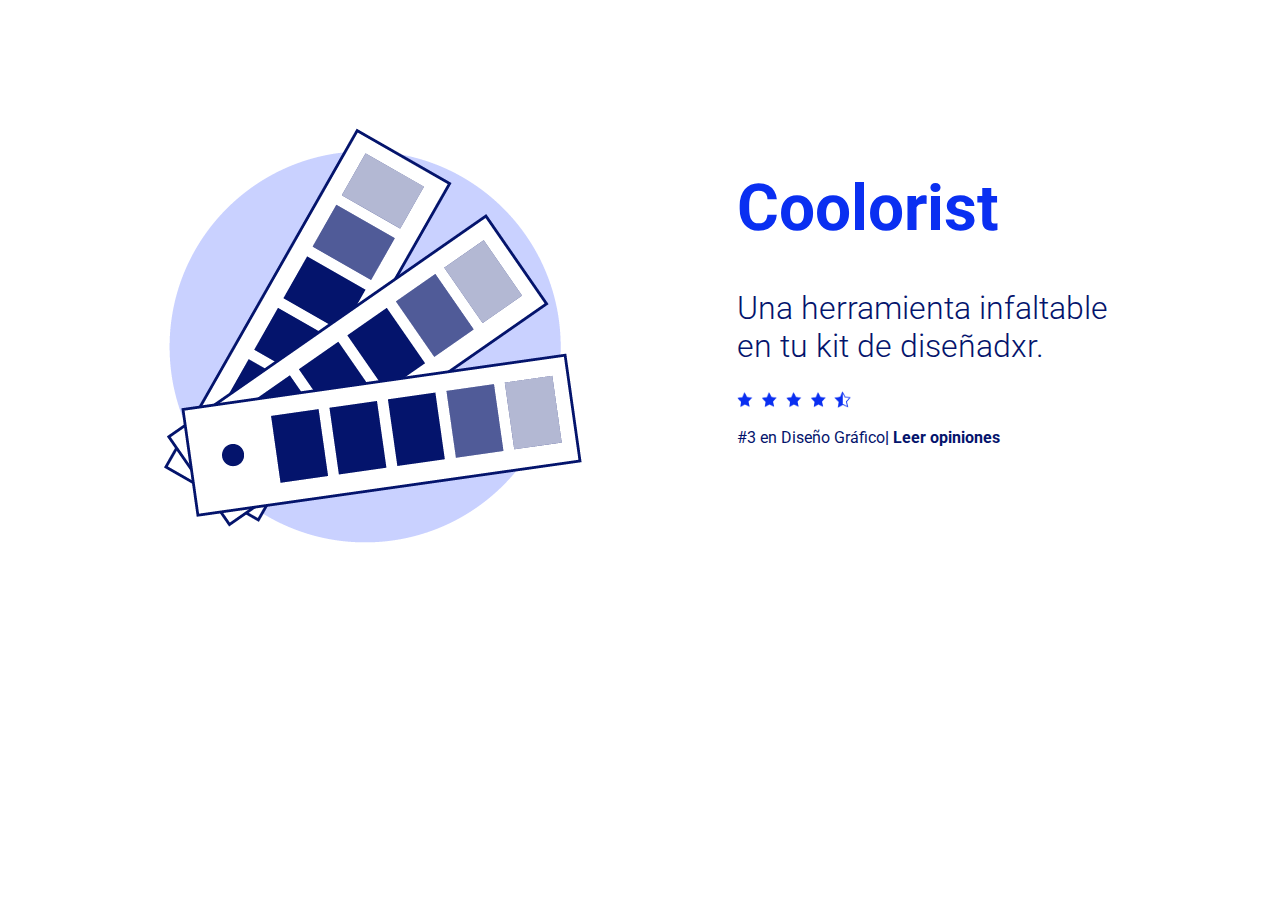
<file: Ejercicio2/index.html>
<!DOCTYPE html>
<html lang="en">

<head>
    <meta charset="UTF-8">
    <meta name="viewport" content="width=device-width, initial-scale=1.0">
    <link rel="stylesheet" href="styles/style.css">
    <title>Ejercicio 2</title>

</head>

<body>
    <main>
        <img src="styles/imagenes/D1E2-paleta.png" alt="foto paleta colores">
        <div>
            <h1>Coolorist</h1>
            <h2>Una herramienta infaltable en tu kit de diseñadxr.</h2>
            <img src="styles/imagenes/D1E2-puntuacion.png" alt="foto puntuacion">
            <section>
                <p id="uno">#3 en Diseño Gráfico</p>
                <p id="dos">| Leer opiniones</p>
            </section>
        </div>
    </main>
</body>

</html>
</file>
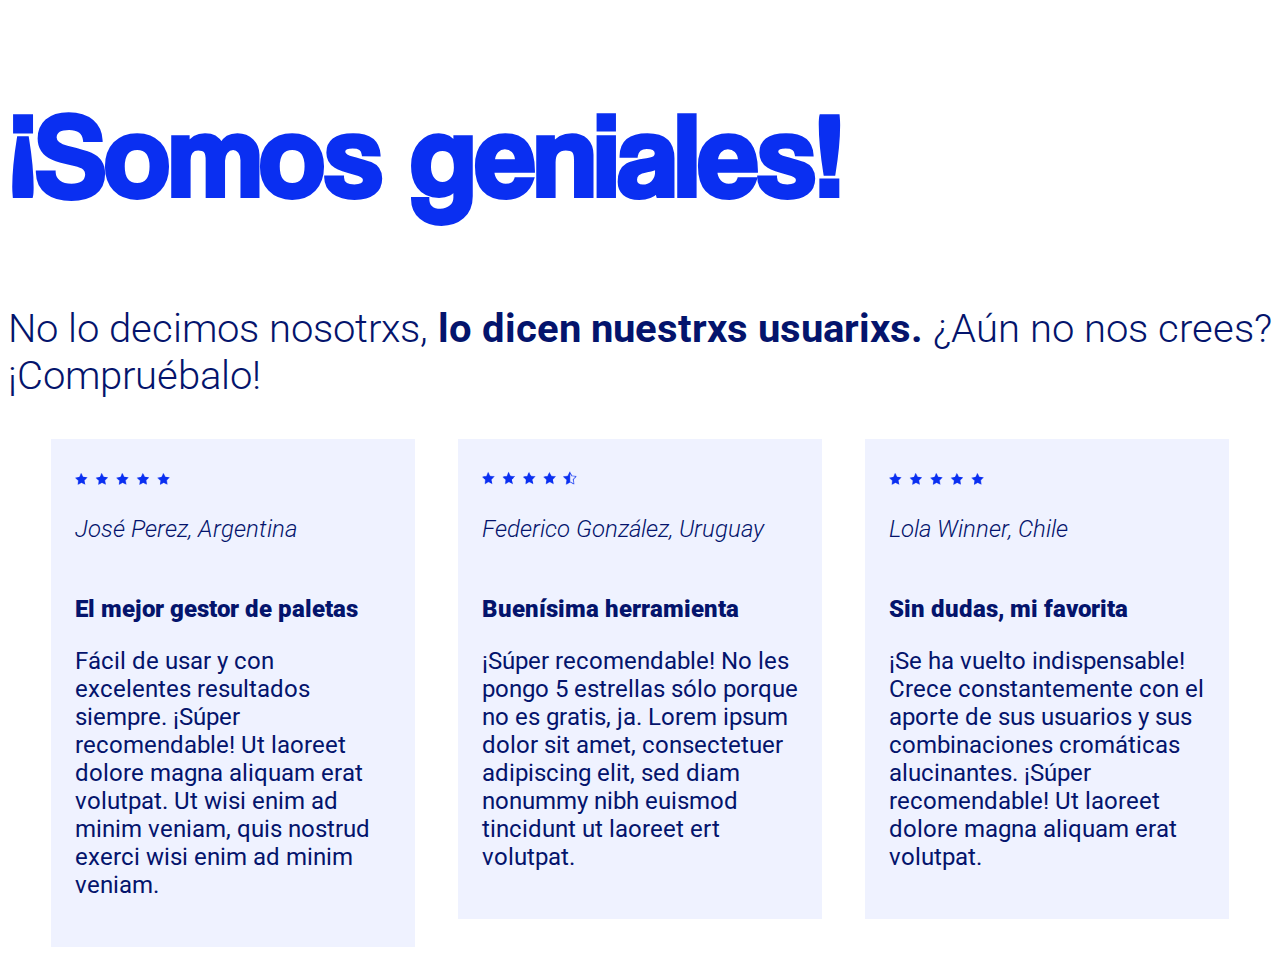
<file: Ejercicio3/index.html>
<!DOCTYPE html>
<html lang="en">

<head>
    <meta charset="UTF-8">
    <meta name="viewport" content="width=device-width, initial-scale=1.0">
    <link rel="stylesheet" href="styles.css">
    <title>"Ejercicio 3"</title>
</head>

<body>
    <main>
            <h1>¡Somos geniales!</h1>
            <h3>No lo decimos nosotrxs,<span> lo dicen nuestrxs usuarixs.</span> ¿Aún no nos crees? ¡Compruébalo!</h3>
        <section>
            <div>
                <img src="imagenes/D1E3-cincoestrellas.png" alt="imagen cinco estrellas">
                <p id="autor">José Perez, Argentina</p>
                <br>
                <span>El mejor gestor de paletas</span>
                <p>Fácil de usar y con excelentes resultados siempre. ¡Súper recomendable! Ut laoreet dolore magna
                    aliquam erat volutpat. Ut wisi enim ad minim veniam, quis nostrud exerci wisi enim ad minim veniam.
                </p>
            </div>
            <div>
                <img src="imagenes/D1E3-casicincoestrellas.png" alt="imagen casi-cinco estrellas">
                <p id="autor">Federico González, Uruguay</p>
                <br>
                <span>Buenísima herramienta</span>
                <p>¡Súper recomendable! No les pongo 5 estrellas sólo porque no es gratis, ja. Lorem ipsum dolor sit
                    amet, consectetuer adipiscing elit, sed diam nonummy nibh euismod tincidunt ut laoreet ert volutpat.
                </p>
            </div>
            <div>
                <img src="imagenes/D1E3-cincoestrellas.png" alt="imagen cinco estrellas">
                <p id="autor">Lola Winner, Chile</p>
                <br>
                <span>Sin dudas, mi favorita</span>
                <p>¡Se ha vuelto indispensable! Crece constantemente con el aporte de sus usuarios y sus combinaciones
                    cromáticas alucinantes. ¡Súper recomendable! Ut laoreet dolore magna aliquam erat volutpat.</p>
            </div>
        </section>
    </main>


</body>

</html>
</file>
<file: Ejercicio2/styles/style.css>
@import url('https://fonts.googleapis.com/css2?family=Roboto:wght@300;400;700&display=swap');

body {
    font-family: 'Roboto', sans-serif;
    margin-top: 10%;
}

main, section {
    display: flex;
    justify-content: space-evenly;
}

section {
    justify-content: left;
}

div {
    width: 30%;
}

div h1 {
    font-weight: 700;
    color: #0a2ff1;
    font-size: 4em;
}

div h2 {
color: #04146c;
font-size: 2em;
font-weight: 300;
}

p {
    font-size: 1em;
    color: #04146c;
}

#uno {
    font-weight: 400;
}

#dos {
    font-weight: 700;
}
div img {
    width: 30%;
}
</file>
<file: Ejercicio3/styles.css>
@import url('https://fonts.googleapis.com/css2?family=Roboto:ital,wght@0,300;0,400;0,700;0,900;1,300&display=swap');

  @font-face {
    font-family: 'coolvetica';
    src: url(fuentes/coolvetica\ rg.otf);
    font-weight: regular;
    font-style:normal;
  }

  body {
    font-family: 'Roboto', sans-serif;
  }

  h1 {
    font-family: 'coolvetica';
    font-size: 7.5em;
    color: #0a2ff1;
  }

  /*fuente*/
  h3, section {
    font-family: 'Roboto';
  }

  /*Color*/
  h3, p, span {
    color: #04146c;
  }

  h3 {
    font-weight: 300;
    font-size: 2.5em;
  }

  h3 span {
    font-weight: 700;
  }

  section {
    display: flex;
    justify-content: space-evenly;
    align-items: self-start;
  }

  div {
    width: 25%;
    padding: 1em;
    background-color: #eff2ff;
    font-size: 1.5em;
  }

  span {
    font-weight: 900;
  }

  #autor {
    font-style: italic;
    font-weight: 300;
  }

  img {
    width: 30%;
  }
</file>
